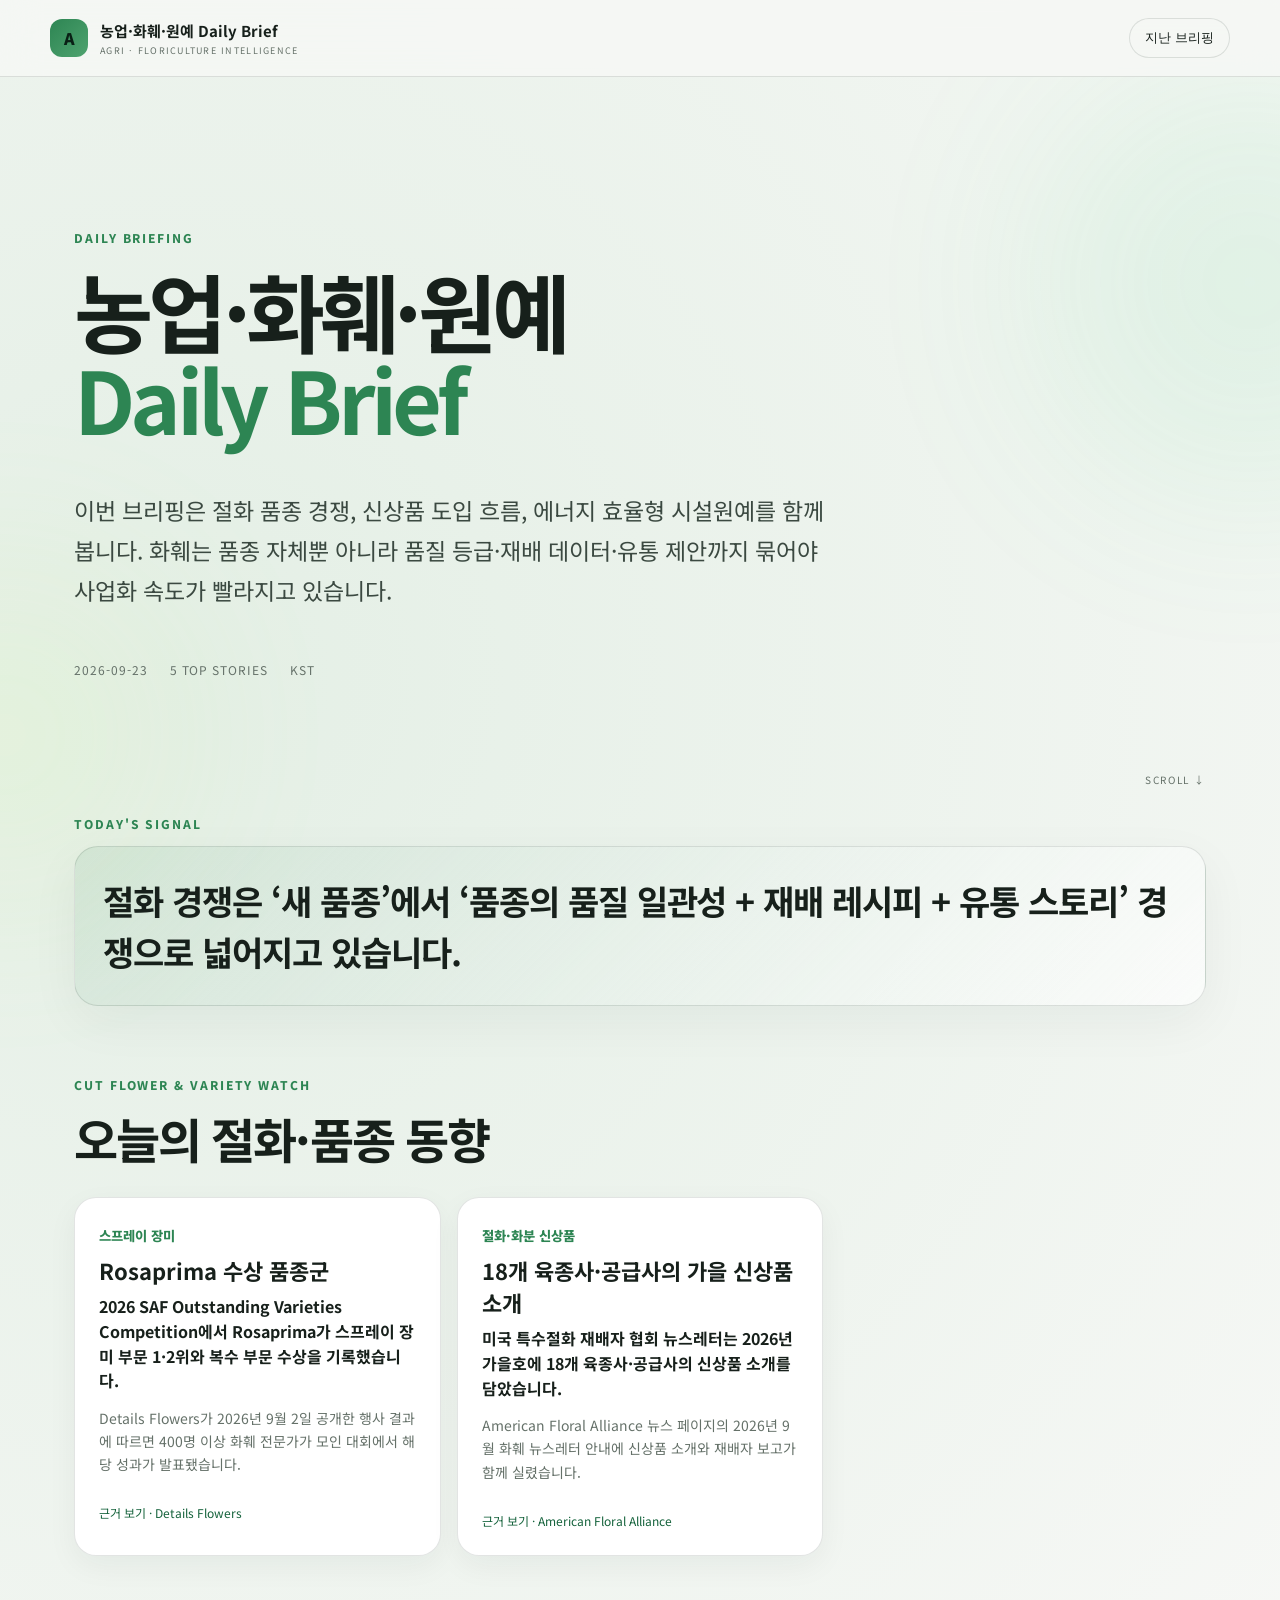
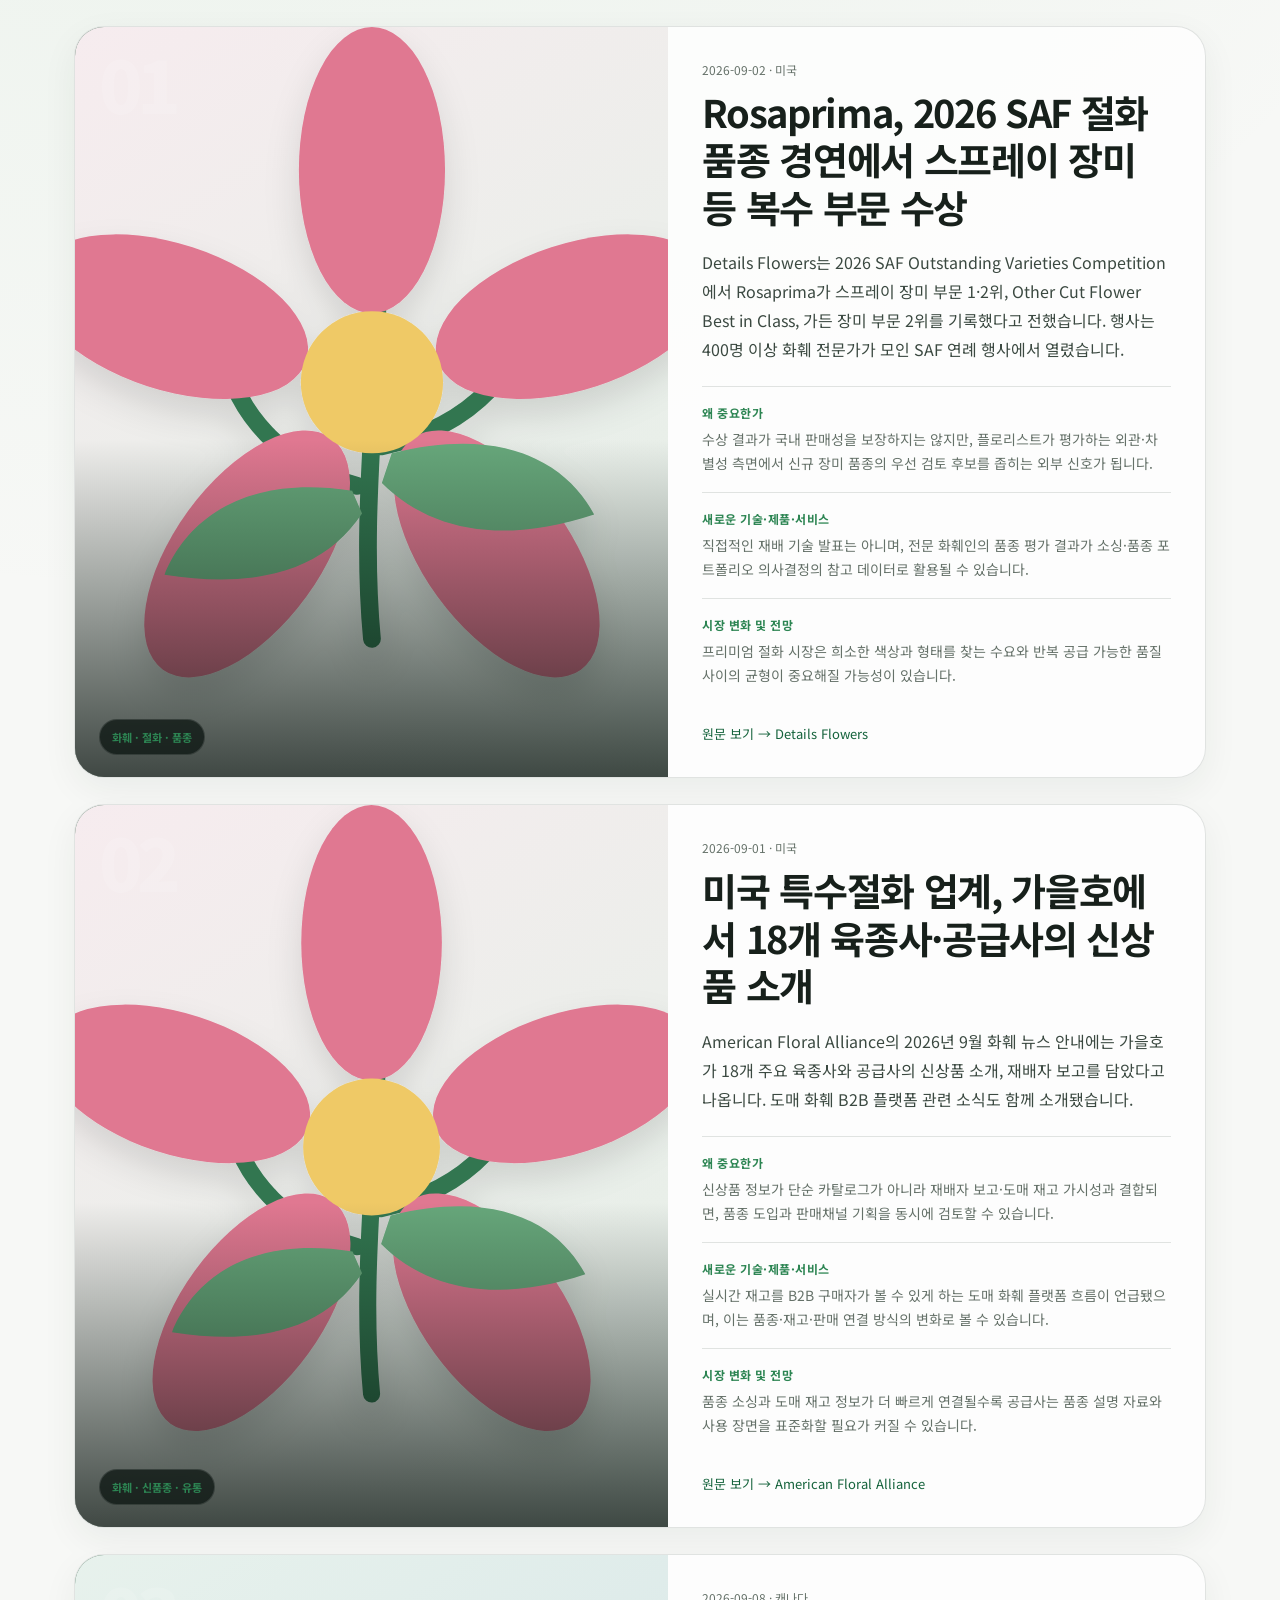
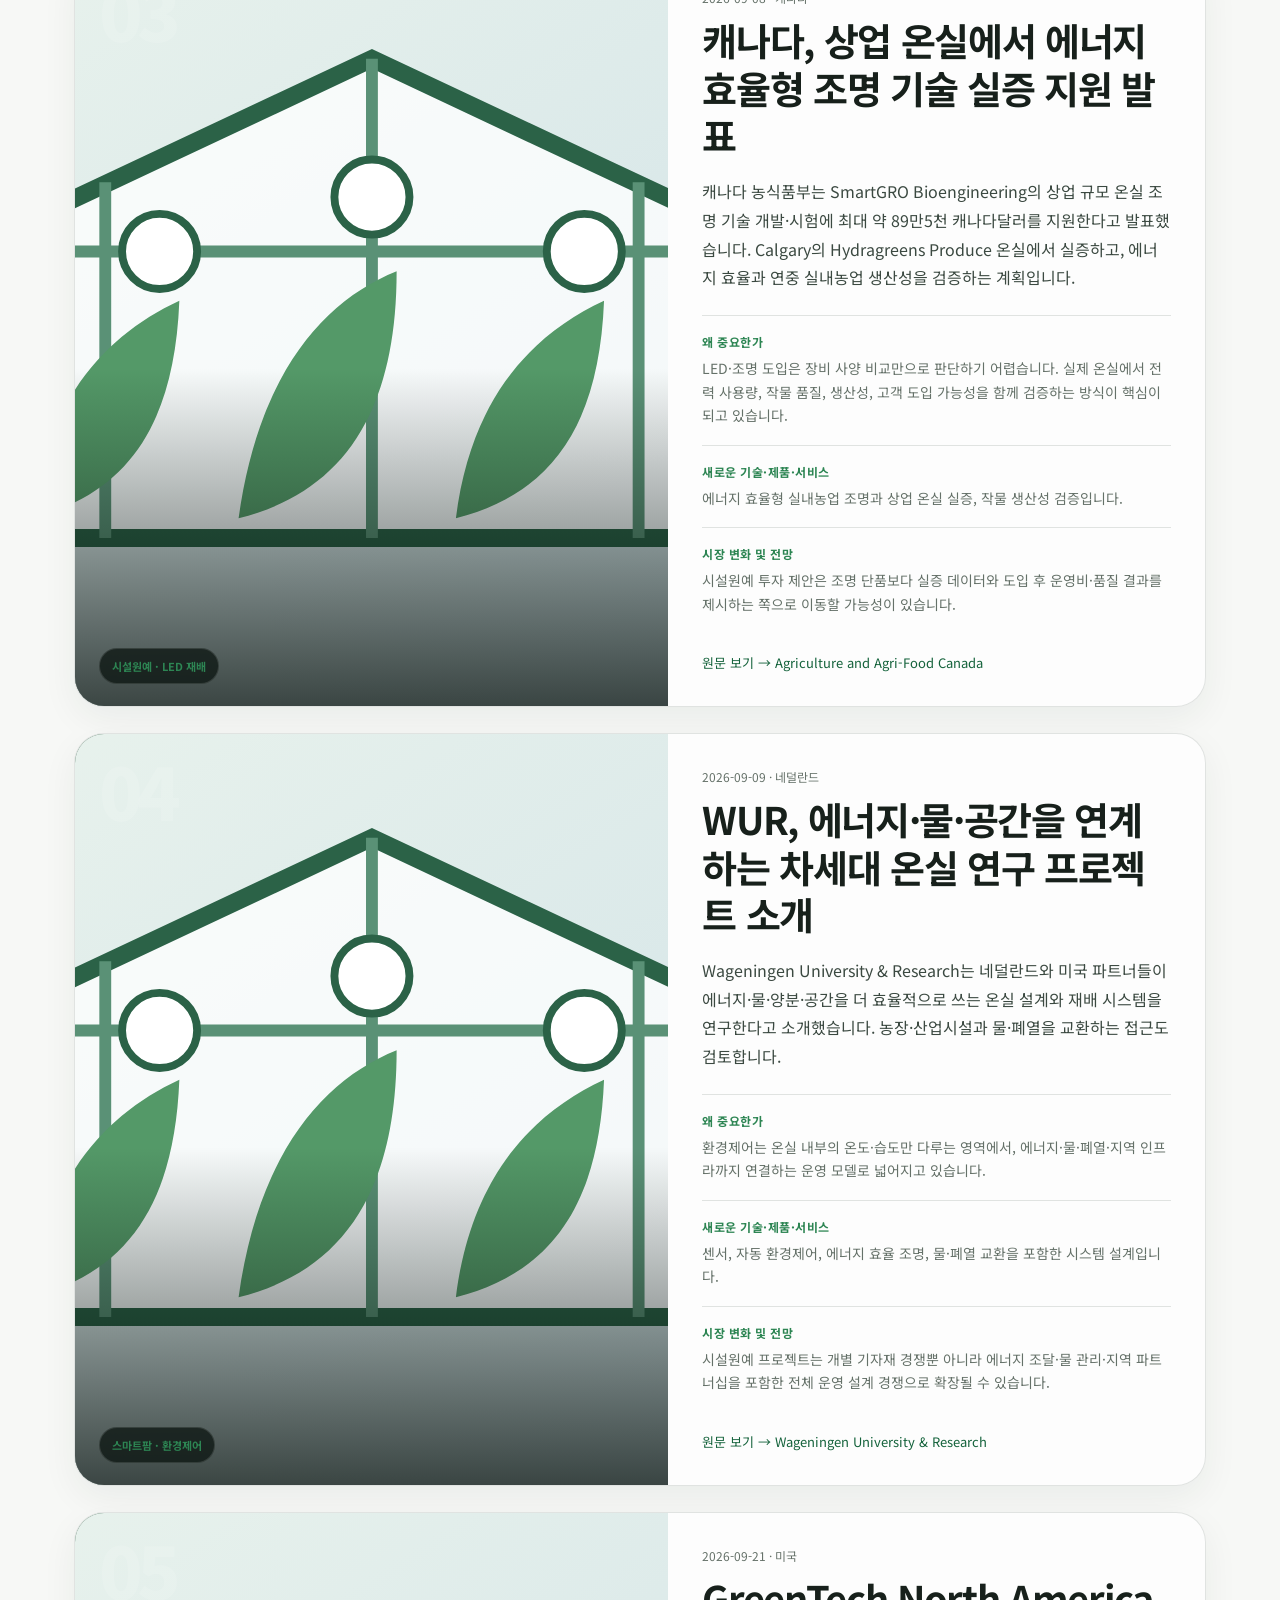
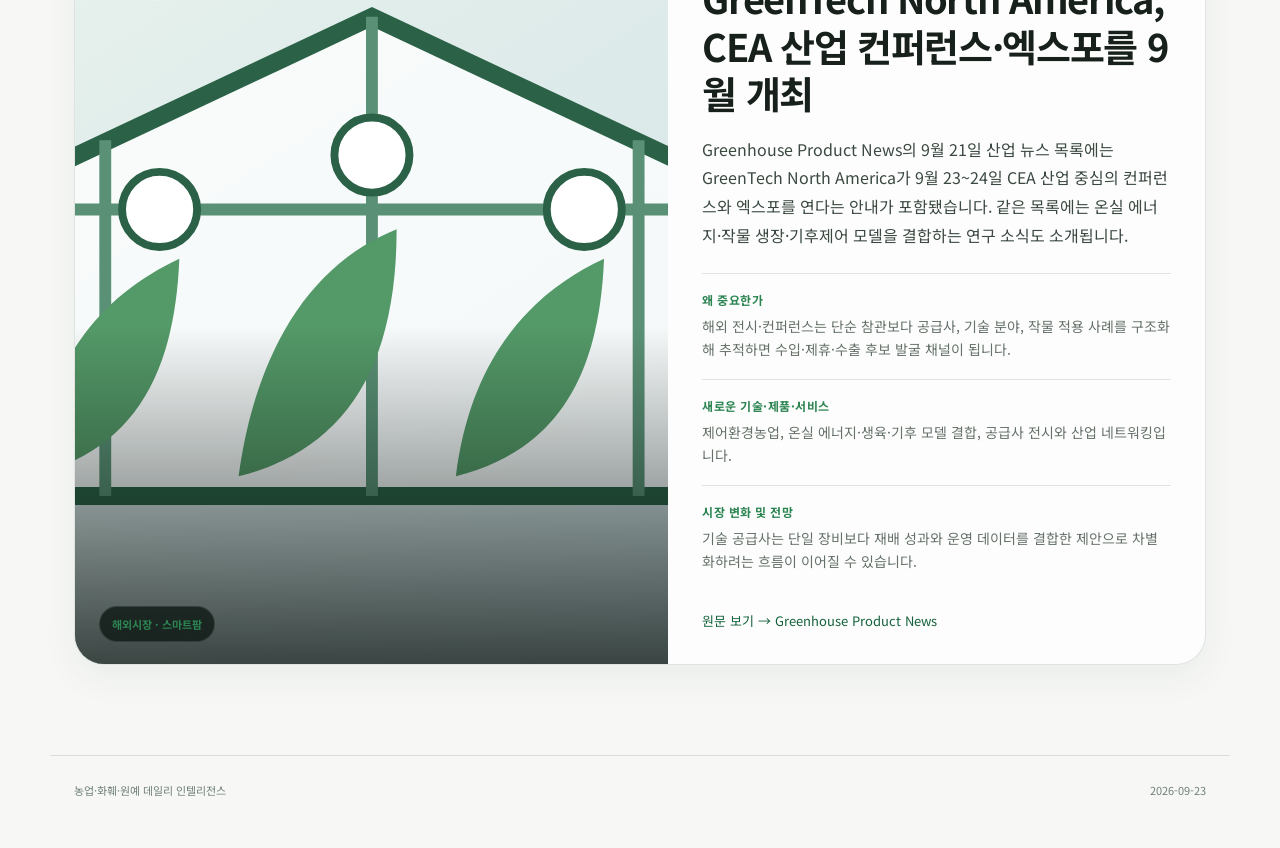
<file: agri-briefing-site/index.html>
<!doctype html>
<html lang="ko">
<head>
  <meta charset="utf-8" />
  <meta name="viewport" content="width=device-width, initial-scale=1" />
  <title>우리화훼종묘 데일리 브리핑</title>
  <meta name="theme-color" content="#f7f8f6" />
  <link rel="preconnect" href="https://fonts.googleapis.com">
  <link rel="preconnect" href="https://fonts.gstatic.com" crossorigin>
  <link href="https://fonts.googleapis.com/css2?family=Noto+Sans+KR:wght@400;500;600;700;800&display=swap" rel="stylesheet">
  <link rel="stylesheet" href="assets/styles.css" />
</head>
<body>
  <div class="ambient ambient-a"></div><div class="ambient ambient-b"></div>
  <header class="topbar">
    <a class="brand" href="./"><span class="brand-mark">A</span><div><strong>농업·화훼·원예 Daily Brief</strong><small>AGRI · FLORICULTURE INTELLIGENCE</small></div></a>
    <button id="archiveBtn" class="ghost-btn">지난 브리핑</button>
  </header>

  <main>
    <section class="hero reveal">
      <div class="hero-kicker">DAILY BRIEFING</div>
      <h1 id="briefingTitle">농업·화훼·원예<br><span>Daily Brief</span></h1>
      <p id="briefingSummary" class="hero-summary"></p>
      <div class="hero-meta"><span id="briefingDate"></span><span>5 TOP STORIES</span><span>KST</span></div>
      <div class="scroll-cue">SCROLL <span>↓</span></div>
    </section>

    <section class="pulse reveal">
      <div class="pulse-label">TODAY'S SIGNAL</div>
      <div id="signal" class="pulse-text"></div>
    </section>

    <section id="flowerWatchSection" class="flower-watch reveal" hidden>
      <div class="eyebrow">CUT FLOWER &amp; VARIETY WATCH</div>
      <h2>오늘의 절화·품종 동향</h2>
      <div id="flowerWatch" class="flower-watch-grid"></div>
    </section>

    <section id="stories" class="stories"></section>

  </main>

  <aside id="archive" class="archive-drawer" aria-hidden="true">
    <div class="archive-head"><div><small>ARCHIVE</small><h3>지난 브리핑</h3></div><button id="closeArchive">×</button></div>
    <div id="archiveList" class="archive-list"></div>
  </aside>
  <div id="overlay" class="overlay"></div>

  <footer><span>농업·화훼·원예 데일리 인텔리전스</span><span id="footerDate"></span></footer>
  <script src="assets/app.js?v=20260923-2"></script>
</body>
</html>
</file>
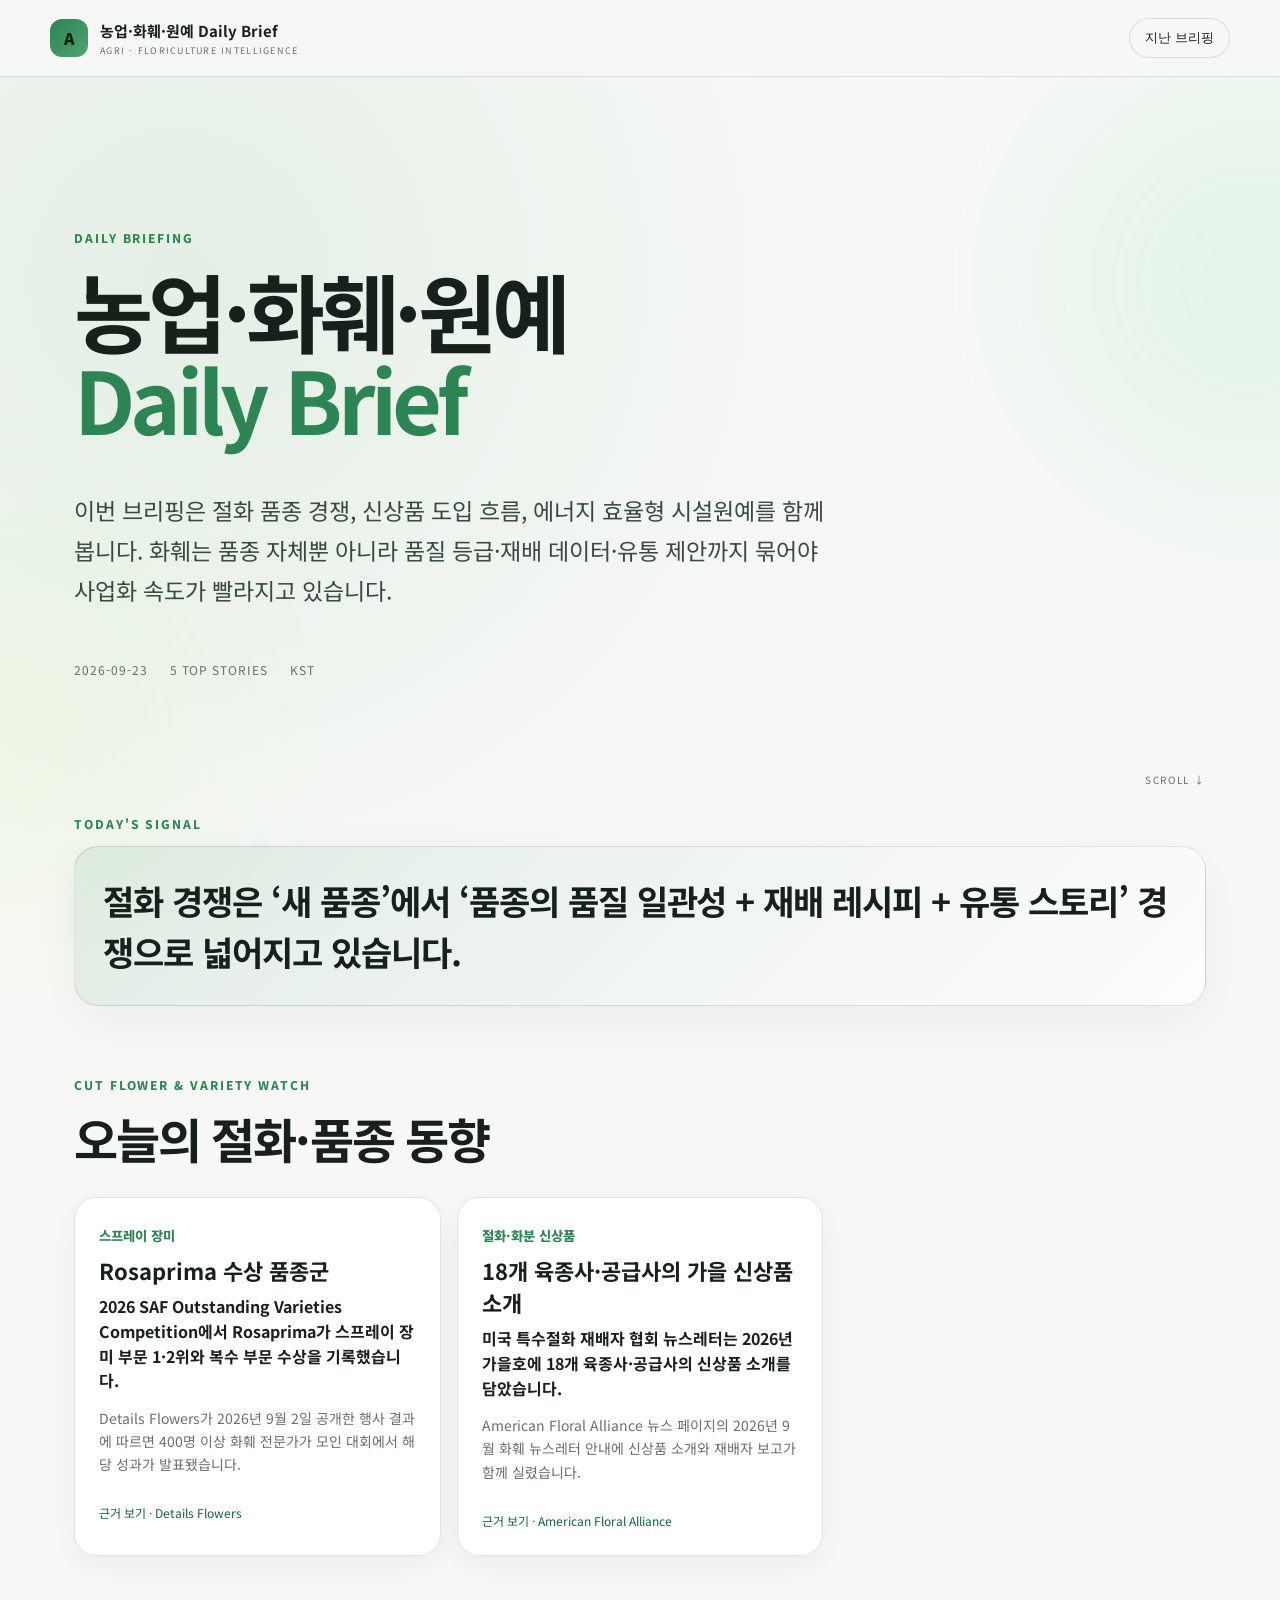
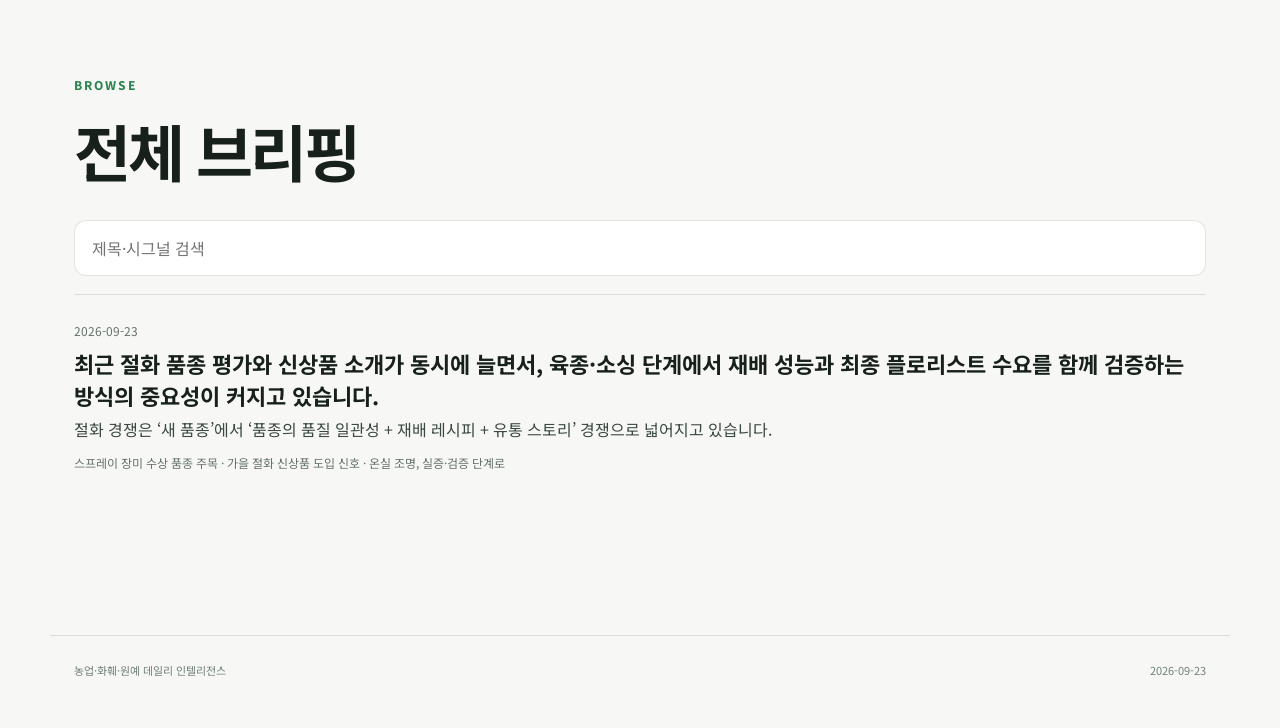
<file: agri-briefing-site/archive/index.html>
<!doctype html>
<html lang="ko">
<head>
  <meta charset="utf-8" />
  <meta name="viewport" content="width=device-width, initial-scale=1" />
  <title>우리화훼종묘 데일리 브리핑</title>
  <meta name="theme-color" content="#f7f8f6" />
  <link rel="preconnect" href="https://fonts.googleapis.com">
  <link rel="preconnect" href="https://fonts.gstatic.com" crossorigin>
  <link href="https://fonts.googleapis.com/css2?family=Noto+Sans+KR:wght@400;500;600;700;800&display=swap" rel="stylesheet">
  <link rel="stylesheet" href="../assets/styles.css" />
</head>
<body data-briefing-path="../data/latest.json">
  <div class="ambient ambient-a"></div><div class="ambient ambient-b"></div>
  <header class="topbar">
    <a class="brand" href="./"><span class="brand-mark">A</span><div><strong>농업·화훼·원예 Daily Brief</strong><small>AGRI · FLORICULTURE INTELLIGENCE</small></div></a>
    <button id="archiveBtn" class="ghost-btn">지난 브리핑</button>
  </header>

  <main data-archive-page="true">
    <section class="hero reveal">
      <div class="hero-kicker">DAILY BRIEFING</div>
      <h1 id="briefingTitle">농업·화훼·원예<br><span>Daily Brief</span></h1>
      <p id="briefingSummary" class="hero-summary"></p>
      <div class="hero-meta"><span id="briefingDate"></span><span>5 TOP STORIES</span><span>KST</span></div>
      <div class="scroll-cue">SCROLL <span>↓</span></div>
    </section>

    <section class="pulse reveal">
      <div class="pulse-label">TODAY'S SIGNAL</div>
      <div id="signal" class="pulse-text"></div>
    </section>

    <section id="flowerWatchSection" class="flower-watch reveal" hidden>
      <div class="eyebrow">CUT FLOWER &amp; VARIETY WATCH</div>
      <h2>오늘의 절화·품종 동향</h2>
      <div id="flowerWatch" class="flower-watch-grid"></div>
    </section>

    <section id="stories" class="stories"></section>

  </main>

  <aside id="archive" class="archive-drawer" aria-hidden="true">
    <div class="archive-head"><div><small>ARCHIVE</small><h3>지난 브리핑</h3></div><button id="closeArchive">×</button></div>
    <div id="archiveList" class="archive-list"></div>
  </aside>
  <div id="overlay" class="overlay"></div>

  <footer><span>농업·화훼·원예 데일리 인텔리전스</span><span id="footerDate"></span></footer>
  <script src="../assets/app.js?v=20260923-2"></script>
</body>
</html>
</file>
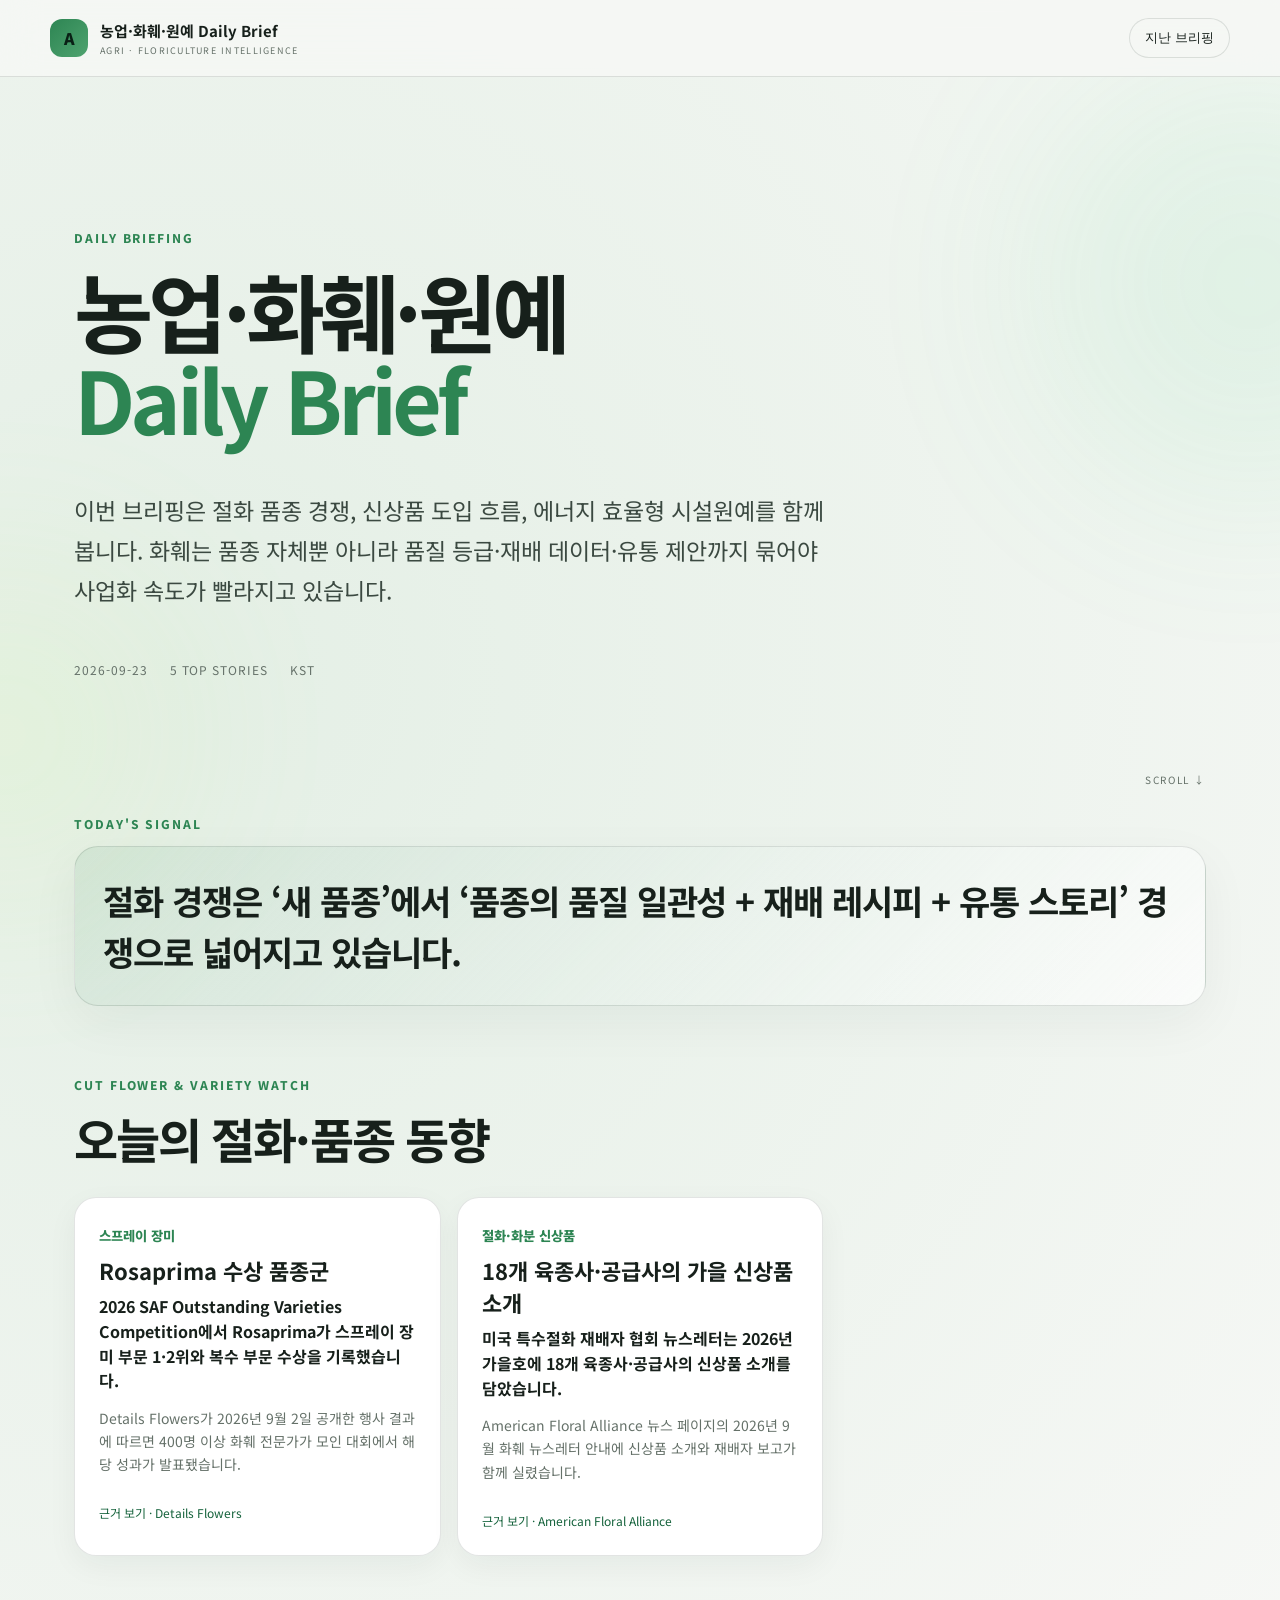
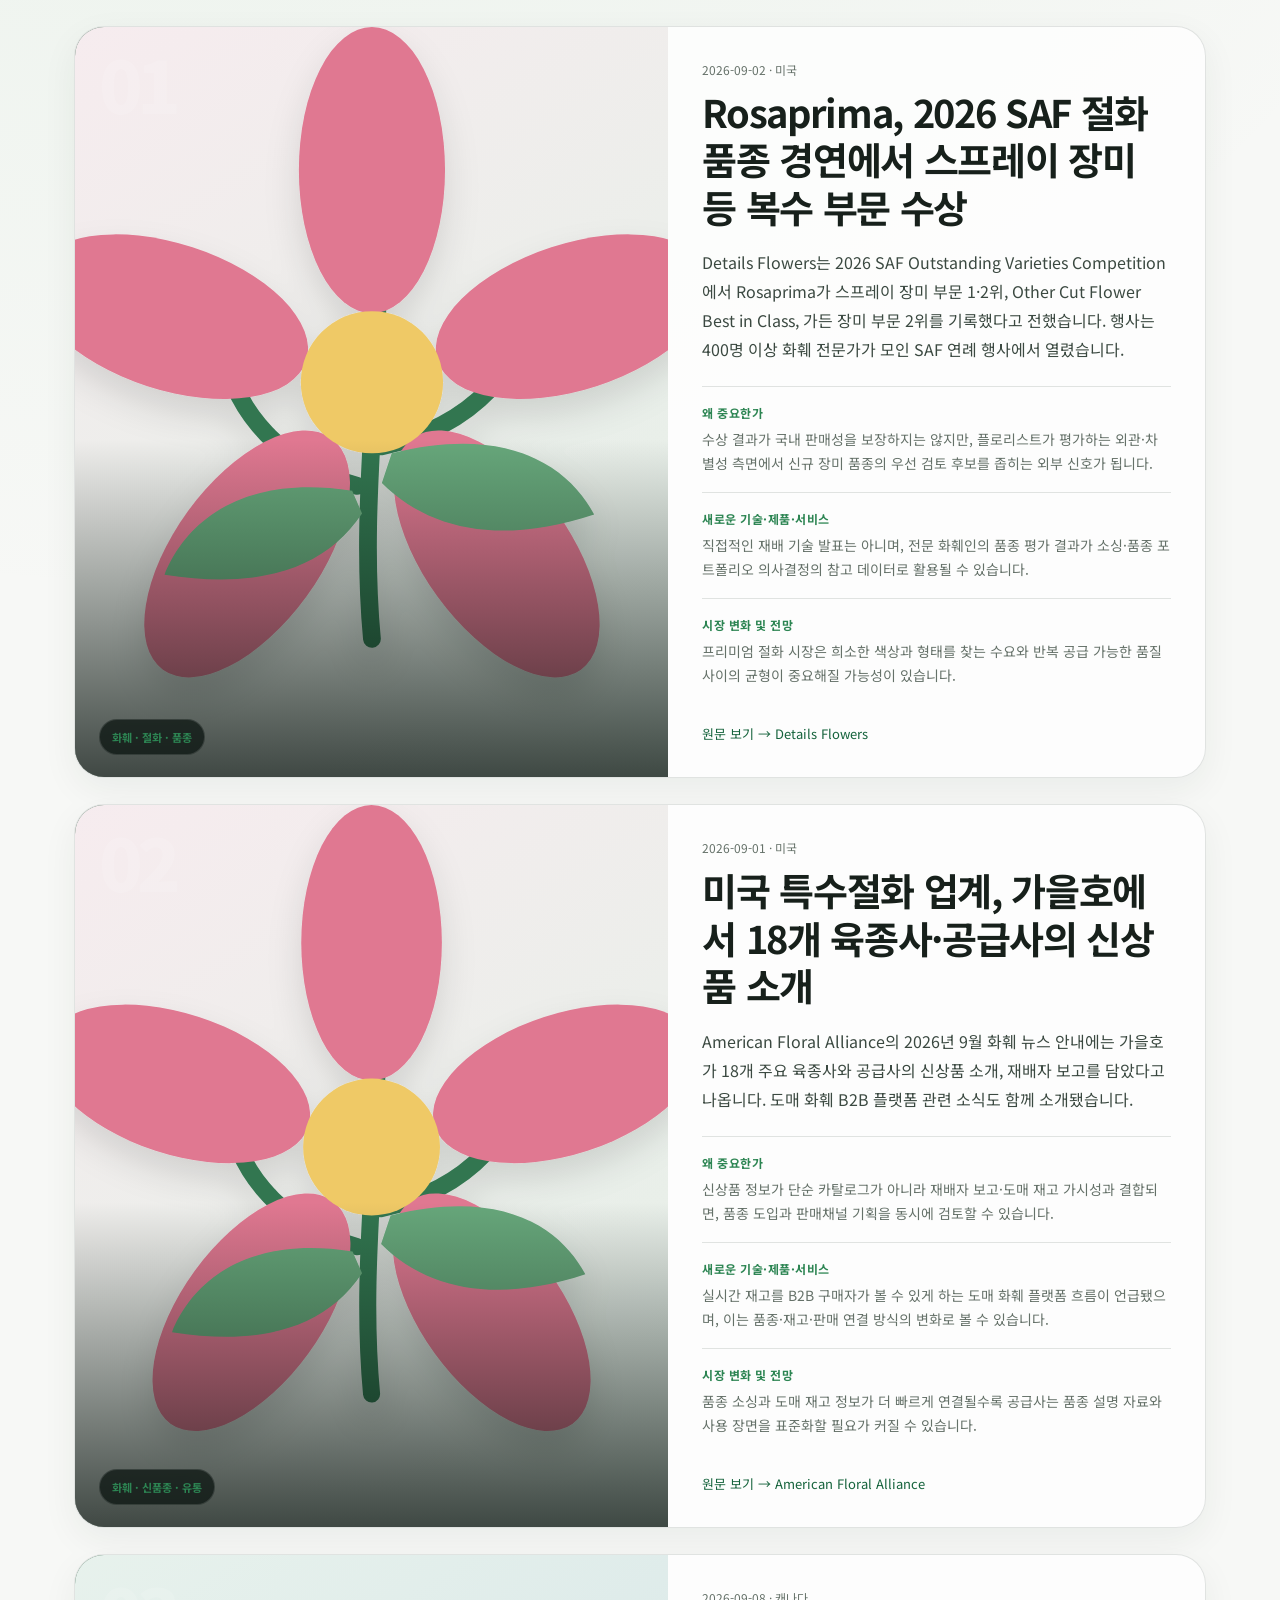
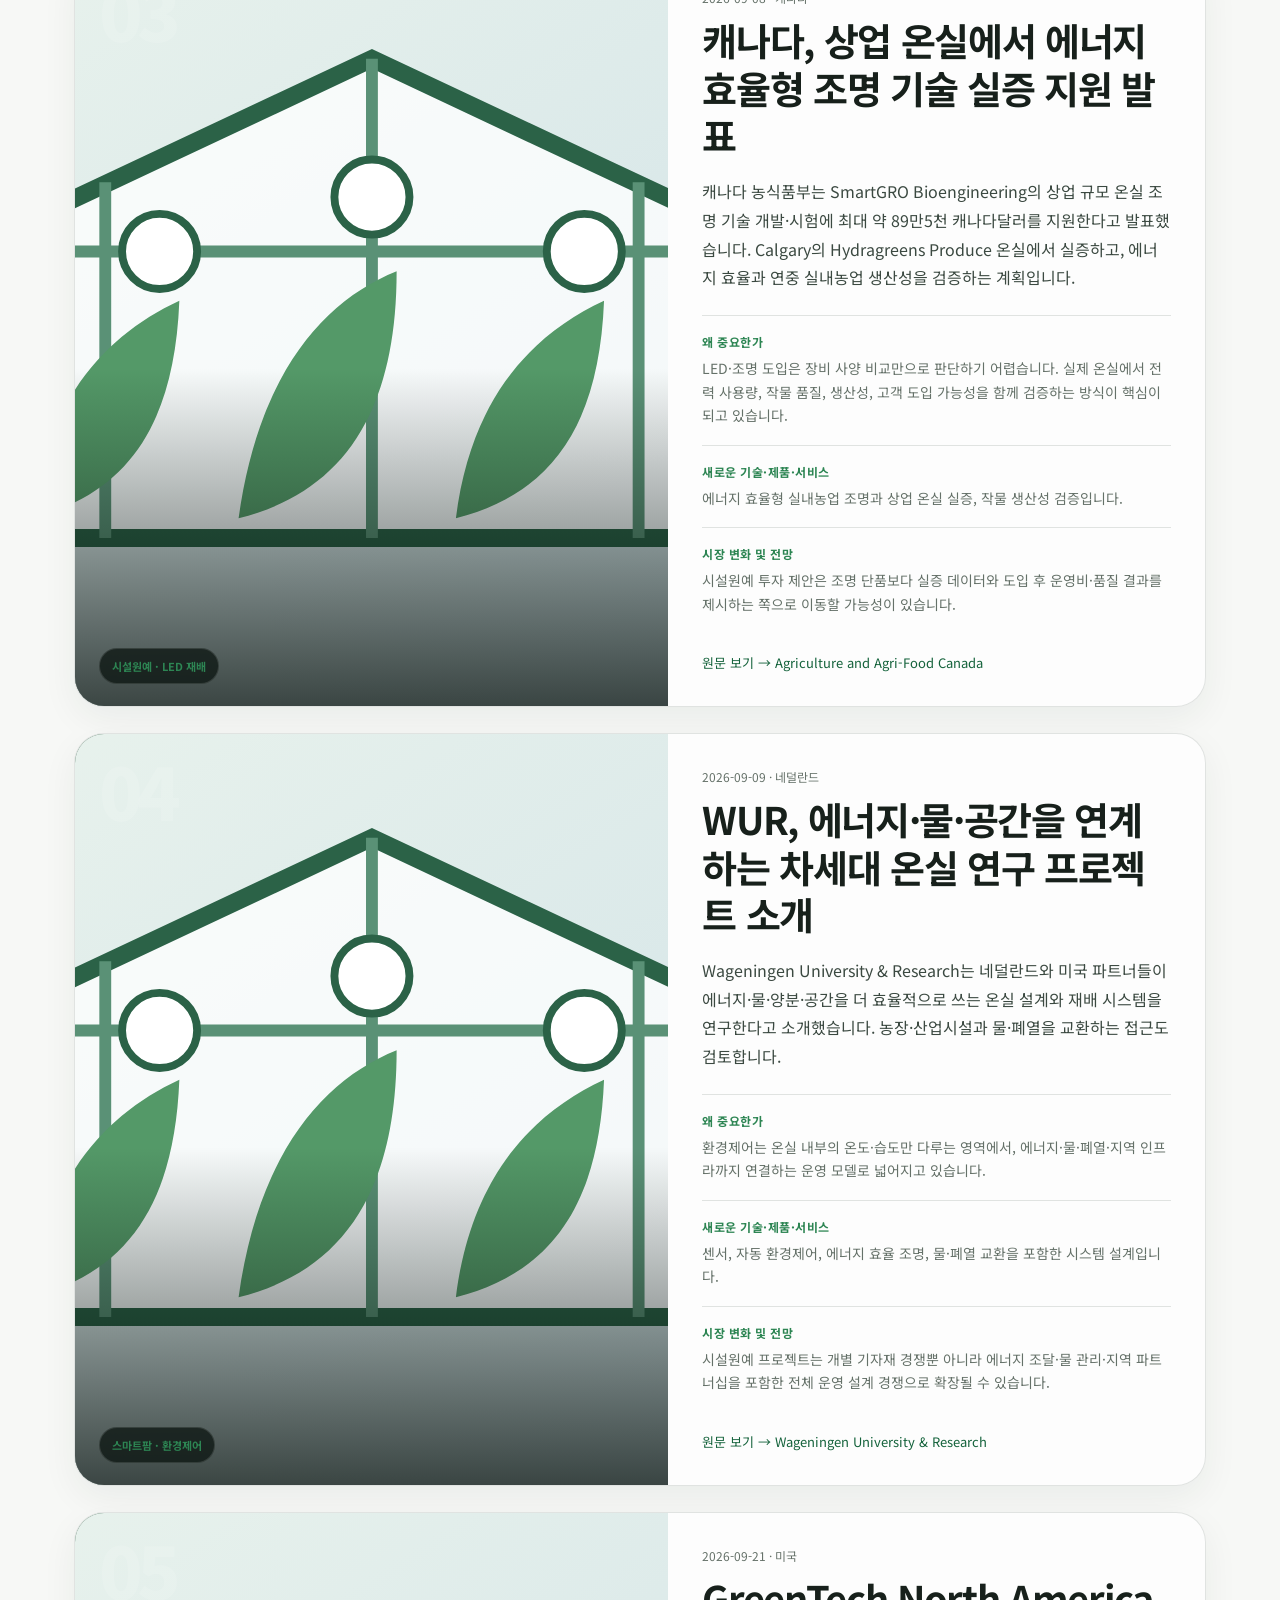
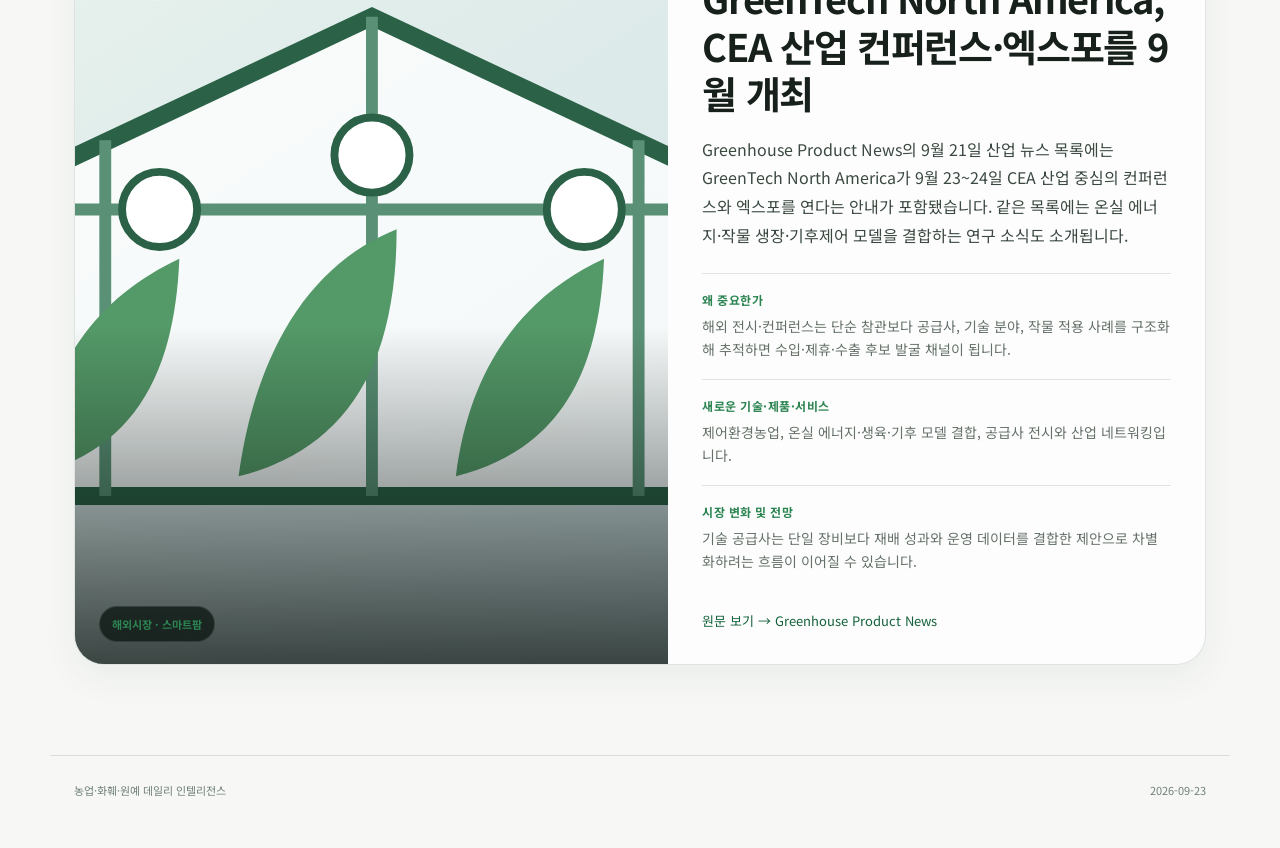
<file: agri-briefing-site/industry/index.html>
<!doctype html>
<html lang="ko">
<head>
  <meta charset="utf-8" />
  <meta name="viewport" content="width=device-width, initial-scale=1" />
  <title>우리화훼종묘 데일리 브리핑</title>
  <meta name="theme-color" content="#f7f8f6" />
  <link rel="preconnect" href="https://fonts.googleapis.com">
  <link rel="preconnect" href="https://fonts.gstatic.com" crossorigin>
  <link href="https://fonts.googleapis.com/css2?family=Noto+Sans+KR:wght@400;500;600;700;800&display=swap" rel="stylesheet">
  <link rel="stylesheet" href="../assets/styles.css" />
</head>
<body data-briefing-path="../data/latest.json">
  <div class="ambient ambient-a"></div><div class="ambient ambient-b"></div>
  <header class="topbar">
    <a class="brand" href="./"><span class="brand-mark">A</span><div><strong>농업·화훼·원예 Daily Brief</strong><small>AGRI · FLORICULTURE INTELLIGENCE</small></div></a>
    <button id="archiveBtn" class="ghost-btn">지난 브리핑</button>
  </header>

  <main>
    <section class="hero reveal">
      <div class="hero-kicker">DAILY BRIEFING</div>
      <h1 id="briefingTitle">농업·화훼·원예<br><span>Daily Brief</span></h1>
      <p id="briefingSummary" class="hero-summary"></p>
      <div class="hero-meta"><span id="briefingDate"></span><span>5 TOP STORIES</span><span>KST</span></div>
      <div class="scroll-cue">SCROLL <span>↓</span></div>
    </section>

    <section class="pulse reveal">
      <div class="pulse-label">TODAY'S SIGNAL</div>
      <div id="signal" class="pulse-text"></div>
    </section>

    <section id="flowerWatchSection" class="flower-watch reveal" hidden>
      <div class="eyebrow">CUT FLOWER &amp; VARIETY WATCH</div>
      <h2>오늘의 절화·품종 동향</h2>
      <div id="flowerWatch" class="flower-watch-grid"></div>
    </section>

    <section id="stories" class="stories"></section>

  </main>

  <aside id="archive" class="archive-drawer" aria-hidden="true">
    <div class="archive-head"><div><small>ARCHIVE</small><h3>지난 브리핑</h3></div><button id="closeArchive">×</button></div>
    <div id="archiveList" class="archive-list"></div>
  </aside>
  <div id="overlay" class="overlay"></div>

  <footer><span>농업·화훼·원예 데일리 인텔리전스</span><span id="footerDate"></span></footer>
  <script src="../assets/app.js?v=20260923-2"></script>
</body>
</html>
</file>
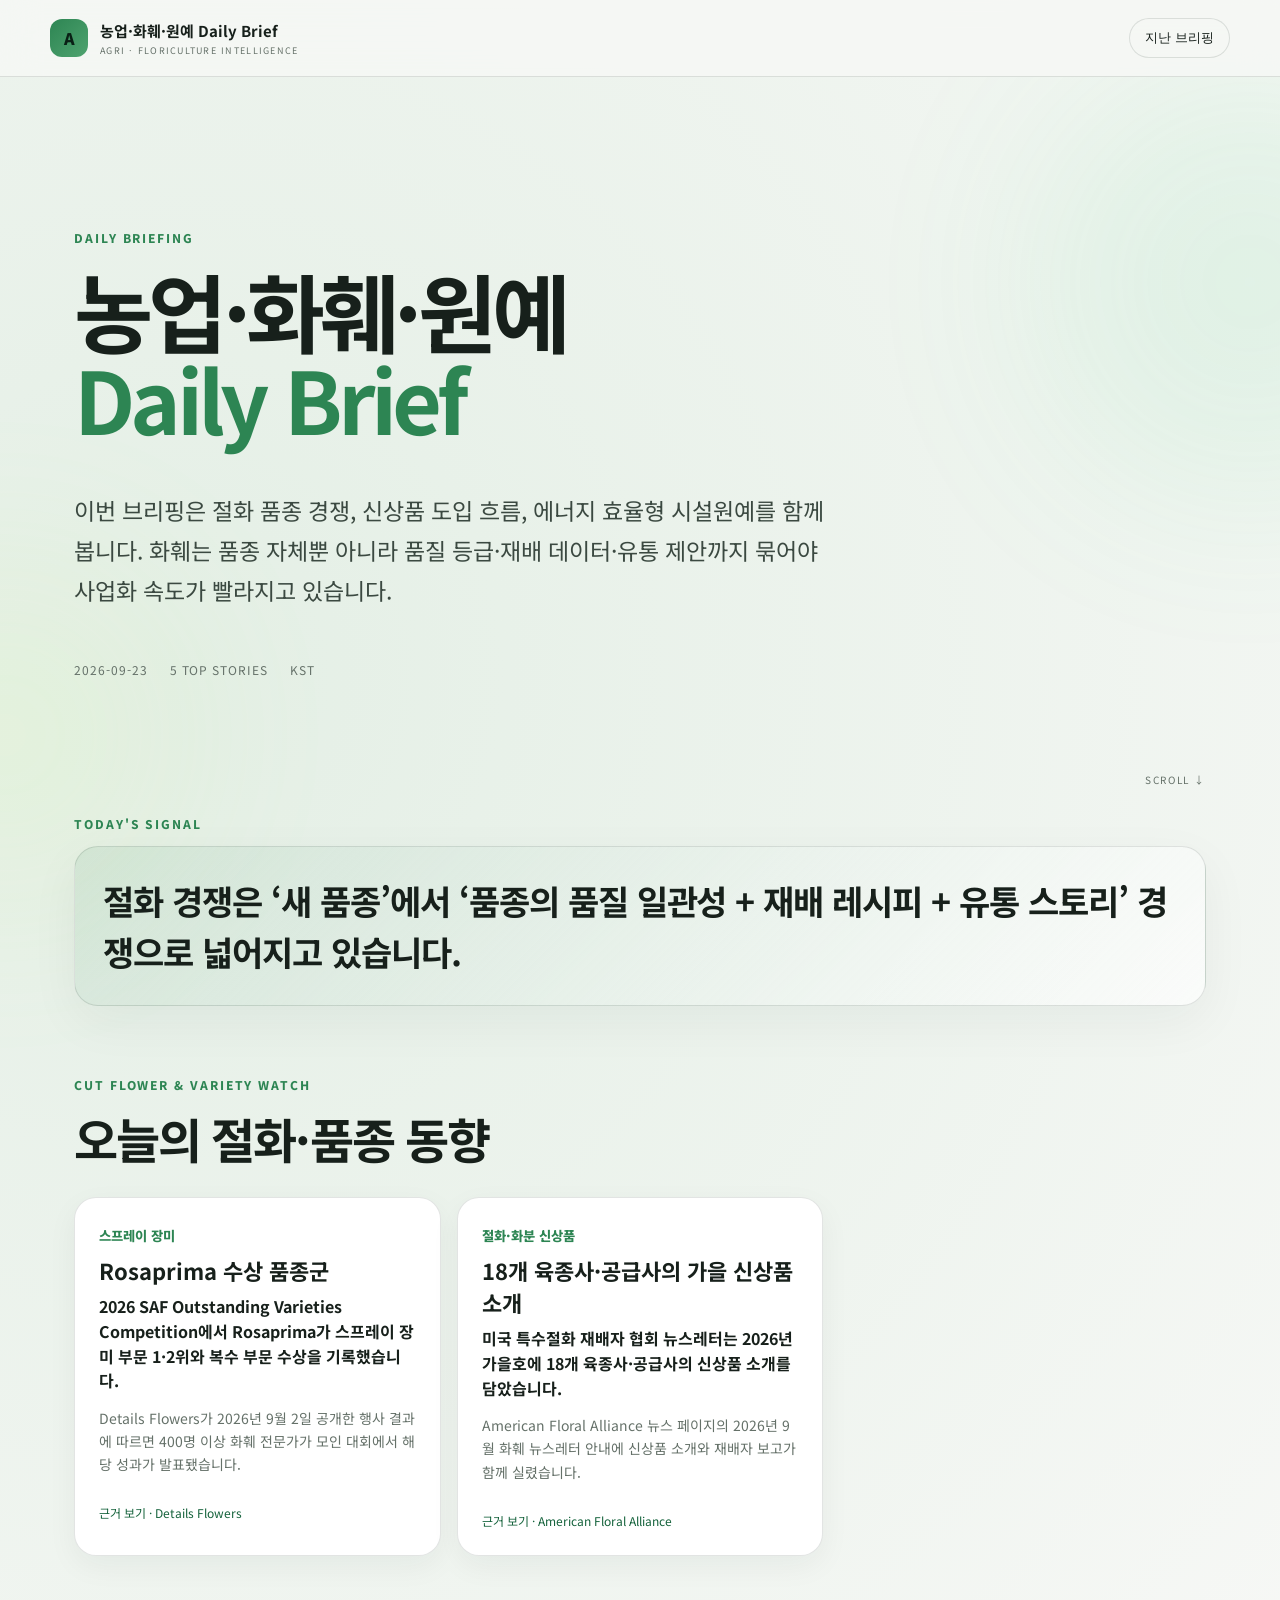
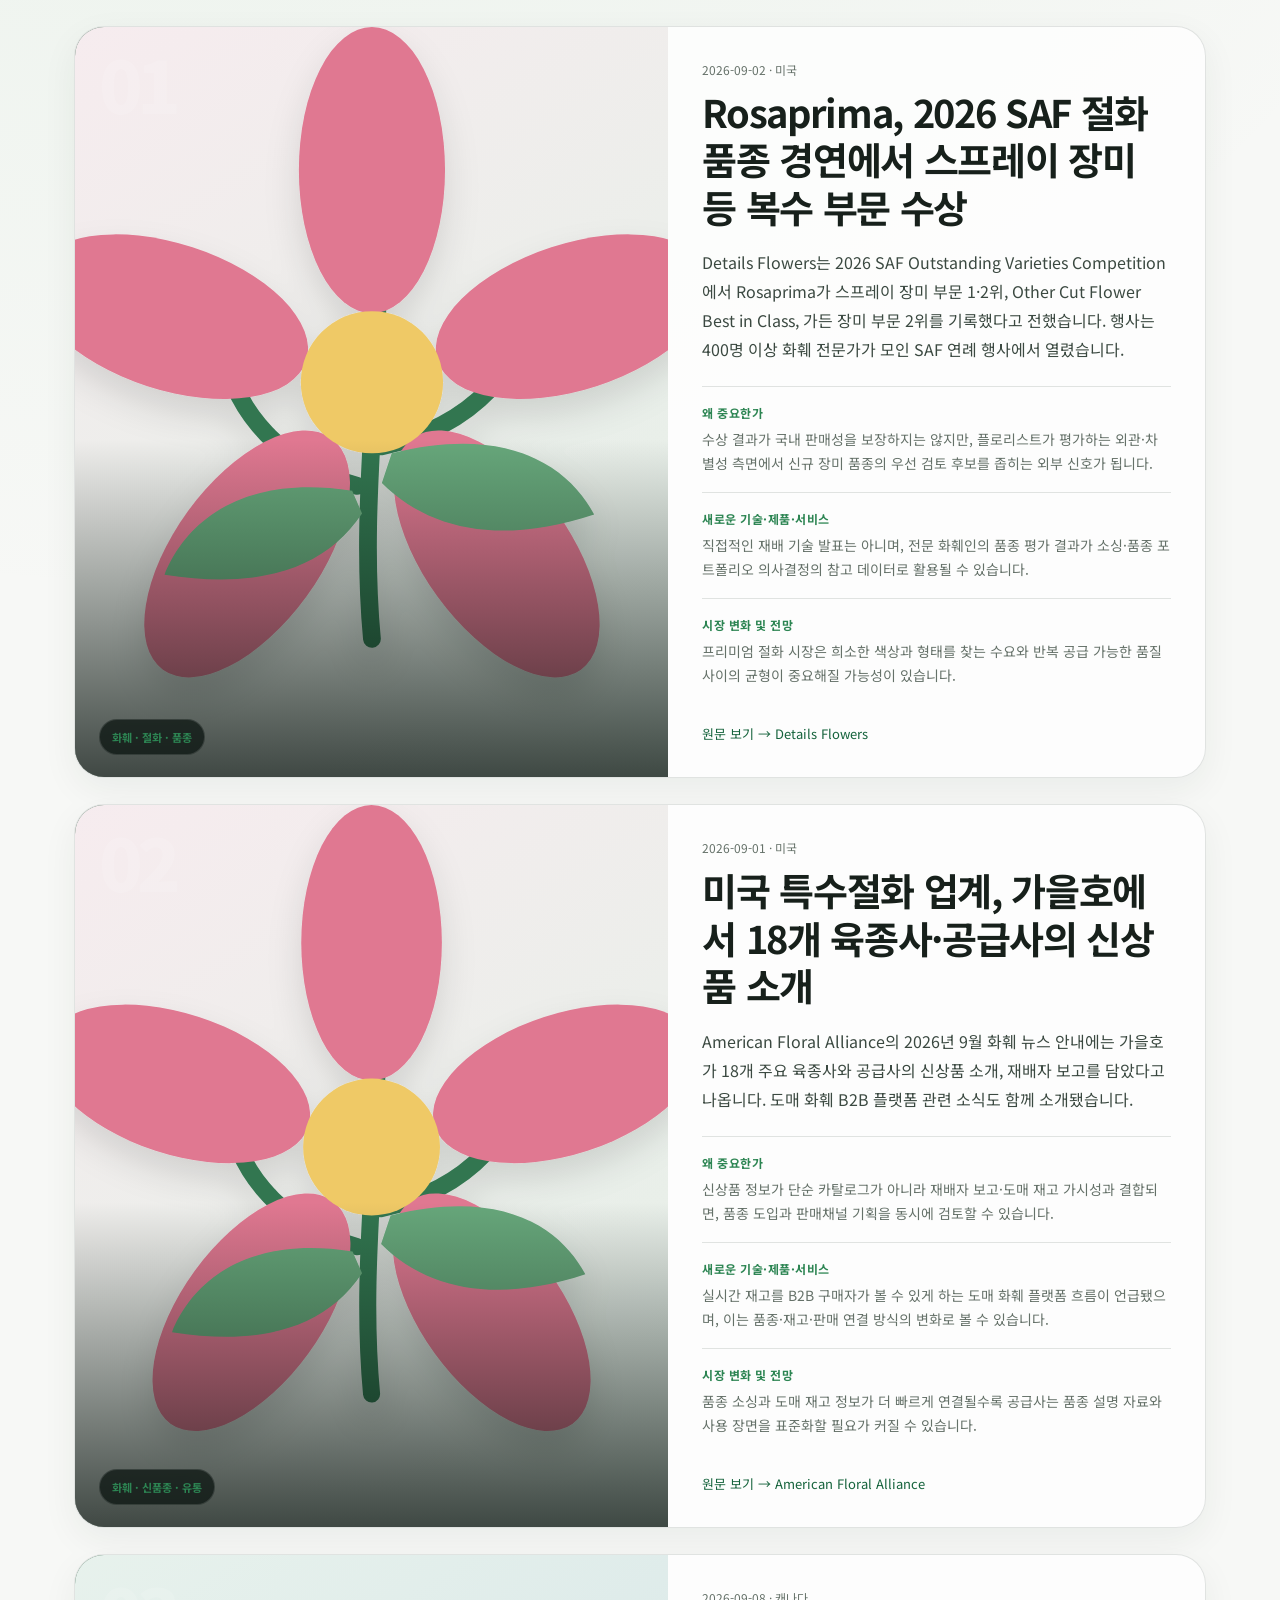
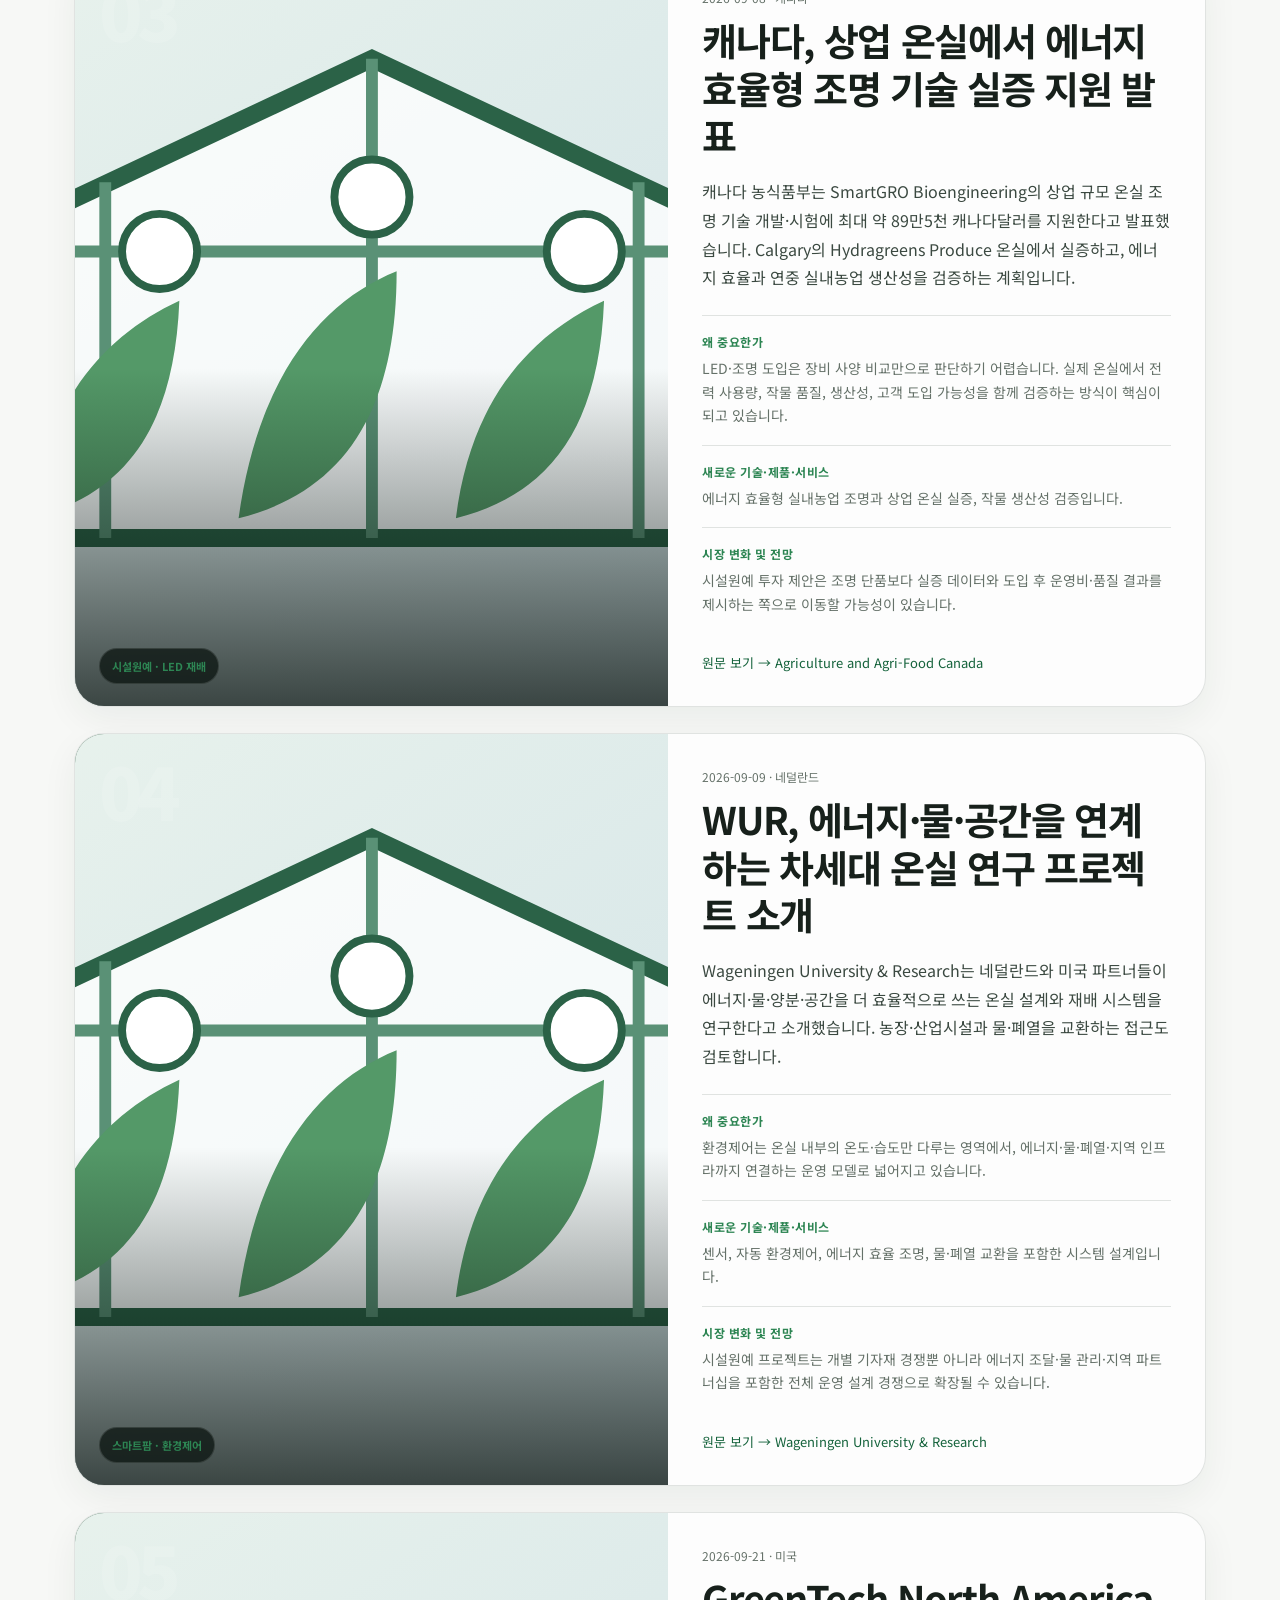
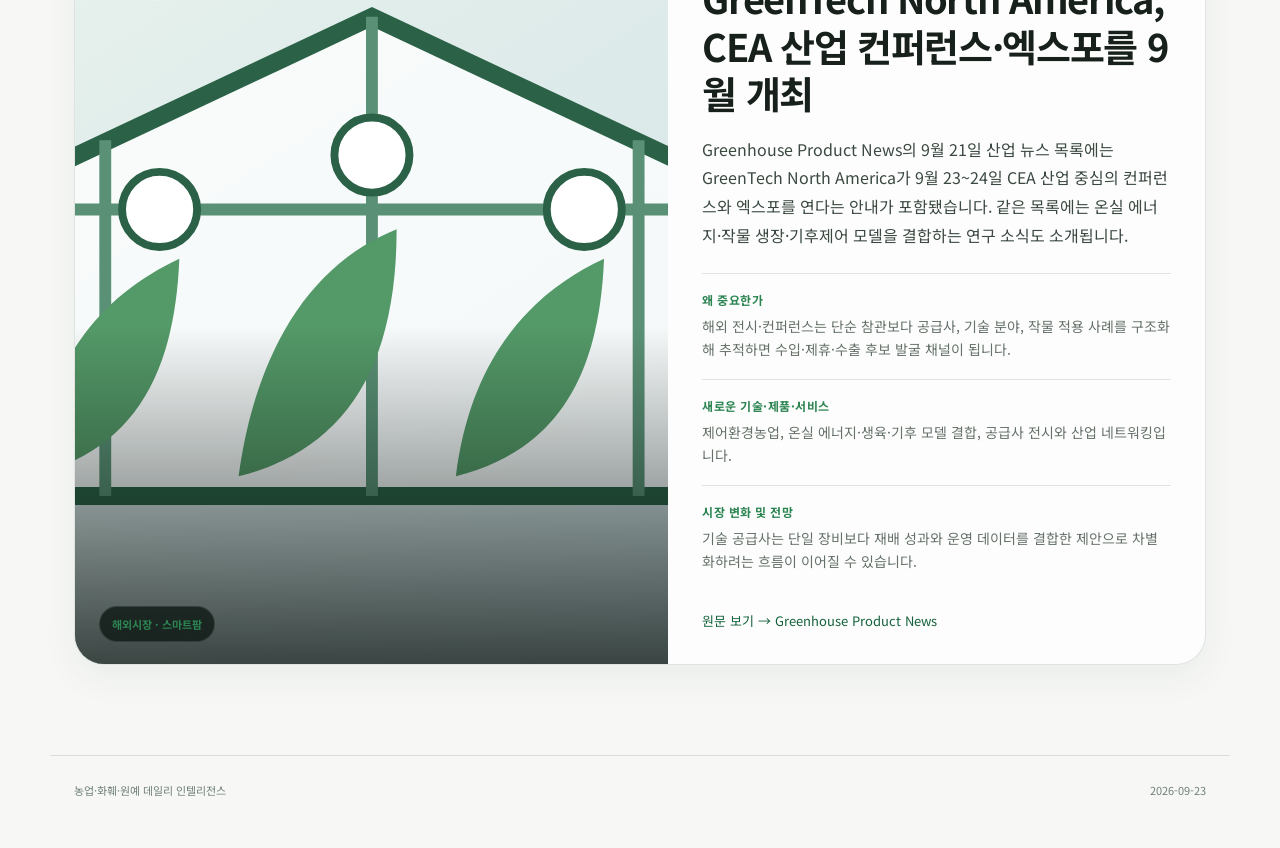
<file: agri-briefing-site/briefing/2026-09-23/index.html>
<!doctype html>
<html lang="ko">
<head>
  <meta charset="utf-8" />
  <meta name="viewport" content="width=device-width, initial-scale=1" />
  <title>우리화훼종묘 데일리 브리핑</title>
  <meta name="theme-color" content="#f7f8f6" />
  <link rel="preconnect" href="https://fonts.googleapis.com">
  <link rel="preconnect" href="https://fonts.gstatic.com" crossorigin>
  <link href="https://fonts.googleapis.com/css2?family=Noto+Sans+KR:wght@400;500;600;700;800&display=swap" rel="stylesheet">
  <link rel="stylesheet" href="../../assets/styles.css" />
</head>
<body data-briefing-path="../../data/2026-09-23.json">
  <div class="ambient ambient-a"></div><div class="ambient ambient-b"></div>
  <header class="topbar">
    <a class="brand" href="./"><span class="brand-mark">A</span><div><strong>농업·화훼·원예 Daily Brief</strong><small>AGRI · FLORICULTURE INTELLIGENCE</small></div></a>
    <button id="archiveBtn" class="ghost-btn">지난 브리핑</button>
  </header>

  <main>
    <section class="hero reveal">
      <div class="hero-kicker">DAILY BRIEFING</div>
      <h1 id="briefingTitle">농업·화훼·원예<br><span>Daily Brief</span></h1>
      <p id="briefingSummary" class="hero-summary"></p>
      <div class="hero-meta"><span id="briefingDate"></span><span>5 TOP STORIES</span><span>KST</span></div>
      <div class="scroll-cue">SCROLL <span>↓</span></div>
    </section>

    <section class="pulse reveal">
      <div class="pulse-label">TODAY'S SIGNAL</div>
      <div id="signal" class="pulse-text"></div>
    </section>

    <section id="flowerWatchSection" class="flower-watch reveal" hidden>
      <div class="eyebrow">CUT FLOWER &amp; VARIETY WATCH</div>
      <h2>오늘의 절화·품종 동향</h2>
      <div id="flowerWatch" class="flower-watch-grid"></div>
    </section>

    <section id="stories" class="stories"></section>

  </main>

  <aside id="archive" class="archive-drawer" aria-hidden="true">
    <div class="archive-head"><div><small>ARCHIVE</small><h3>지난 브리핑</h3></div><button id="closeArchive">×</button></div>
    <div id="archiveList" class="archive-list"></div>
  </aside>
  <div id="overlay" class="overlay"></div>

  <footer><span>농업·화훼·원예 데일리 인텔리전스</span><span id="footerDate"></span></footer>
  <script src="../../assets/app.js?v=20260923-2"></script>
</body>
</html>
</file>
<file: agri-briefing-site/assets/styles.css>
:root{--bg:#07110d;--panel:#0e1d16;--panel2:#12271d;--line:rgba(255,255,255,.09);--text:#f3f7f2;--muted:#a8b8ae;--lime:#b8ff77;--mint:#7fe0ad;--gold:#ffd479;--max:1180px}
*{box-sizing:border-box}html{scroll-behavior:smooth}body{margin:0;background:radial-gradient(circle at 15% 15%,rgba(39,111,75,.25),transparent 30%),var(--bg);color:var(--text);font-family:'Noto Sans KR',system-ui,sans-serif;overflow-x:hidden}.ambient{position:fixed;border-radius:50%;filter:blur(100px);opacity:.18;pointer-events:none;z-index:-1}.ambient-a{width:420px;height:420px;background:#45d17b;top:8%;right:-180px}.ambient-b{width:330px;height:330px;background:#c6ff76;bottom:0;left:-160px}.topbar{position:sticky;top:0;z-index:20;display:flex;align-items:center;justify-content:space-between;padding:18px max(22px,calc((100vw - var(--max))/2));background:rgba(7,17,13,.72);backdrop-filter:blur(18px);border-bottom:1px solid var(--line)}.brand{display:flex;gap:12px;align-items:center}.brand-mark{display:grid;place-items:center;width:38px;height:38px;border-radius:12px;background:linear-gradient(135deg,var(--lime),var(--mint));color:#092015;font-weight:900}.brand strong{display:block;font-size:15px}.brand small{display:block;color:var(--muted);font-size:9px;letter-spacing:.14em;margin-top:3px}.ghost-btn{border:1px solid var(--line);background:rgba(255,255,255,.04);color:var(--text);border-radius:999px;padding:10px 15px;cursor:pointer}.hero{max-width:var(--max);margin:auto;min-height:82vh;display:flex;flex-direction:column;justify-content:center;padding:70px 24px 55px;position:relative}.hero-kicker,.eyebrow,.pulse-label{font-size:12px;letter-spacing:.16em;color:var(--lime);font-weight:800}.hero h1{font-size:clamp(42px,7vw,86px);line-height:1.03;margin:20px 0 24px;letter-spacing:-.055em}.hero h1 span{color:var(--lime)}.hero-summary{max-width:760px;font-size:clamp(17px,2vw,23px);line-height:1.75;color:#d5e0d9}.hero-meta{display:flex;gap:22px;flex-wrap:wrap;margin-top:28px;color:var(--muted);font-size:12px;letter-spacing:.08em}.scroll-cue{position:absolute;bottom:28px;right:24px;color:var(--muted);font-size:10px;letter-spacing:.16em}.scroll-cue span{display:inline-block;animation:bob 1.5s infinite}@keyframes bob{50%{transform:translateY(6px)}}.pulse{max-width:var(--max);margin:0 auto 70px;padding:0 24px}.pulse-text{margin-top:14px;padding:28px;border:1px solid var(--line);border-radius:24px;background:linear-gradient(135deg,rgba(184,255,119,.08),rgba(127,224,173,.03));font-size:clamp(20px,3vw,34px);line-height:1.5;font-weight:700;letter-spacing:-.03em}.stories{max-width:var(--max);margin:auto;padding:0 24px 90px;display:grid;gap:26px}.story{position:relative;display:grid;grid-template-columns:1.05fr .95fr;min-height:470px;border:1px solid var(--line);border-radius:30px;overflow:hidden;background:linear-gradient(145deg,rgba(18,39,29,.95),rgba(10,22,16,.96));transform:translateY(24px);opacity:0;transition:.7s ease}.story.show{transform:none;opacity:1}.story-visual{position:relative;min-height:360px;background:radial-gradient(circle at 70% 25%,rgba(184,255,119,.34),transparent 25%),linear-gradient(150deg,#163f2d,#0c1812);overflow:hidden}.story-visual img{width:100%;height:100%;object-fit:cover;display:block;filter:saturate(.9) contrast(1.02)}.story-visual::after{content:'';position:absolute;inset:0;background:linear-gradient(180deg,transparent 55%,rgba(5,14,10,.74))}.story-number{position:absolute;left:24px;top:20px;z-index:2;font-size:72px;line-height:1;color:rgba(255,255,255,.13);font-weight:900;letter-spacing:-.08em}.story-tag{position:absolute;left:24px;bottom:22px;z-index:2;background:rgba(7,17,13,.72);backdrop-filter:blur(12px);padding:9px 12px;border:1px solid rgba(255,255,255,.12);border-radius:999px;font-size:11px;color:var(--lime);font-weight:700}.story-content{padding:34px;display:flex;flex-direction:column}.story-content h2{font-size:clamp(24px,3vw,38px);line-height:1.25;letter-spacing:-.035em;margin:0 0 18px}.story-lead{font-size:16px;line-height:1.8;color:#d3ddd7;margin:0 0 23px}.mini-block{border-top:1px solid var(--line);padding:17px 0}.mini-block b{display:block;color:var(--lime);font-size:12px;margin-bottom:7px;letter-spacing:.04em}.mini-block p{margin:0;color:var(--muted);line-height:1.68;font-size:14px}.source-link{margin-top:auto;padding-top:20px;color:#dfffc4;text-decoration:none;font-size:13px}.source-link:hover{text-decoration:underline}.action-board{max-width:var(--max);margin:0 auto 100px;padding:52px 24px;border-top:1px solid var(--line)}.action-board h2{font-size:clamp(31px,5vw,56px);margin:10px 0 32px;letter-spacing:-.04em}.action-grid{display:grid;grid-template-columns:repeat(3,1fr);gap:16px}.action-card{padding:24px;border-radius:20px;background:var(--panel);border:1px solid var(--line)}.action-card .n{font-size:12px;color:var(--lime);font-weight:800}.action-card h4{font-size:20px;margin:14px 0 8px}.action-card p{color:var(--muted);line-height:1.7;font-size:14px}.archive-drawer{position:fixed;z-index:40;right:0;top:0;height:100vh;width:min(440px,92vw);background:#0b1812;border-left:1px solid var(--line);transform:translateX(100%);transition:.35s ease;padding:28px;overflow:auto}.archive-drawer.open{transform:none}.archive-head{display:flex;justify-content:space-between;align-items:flex-start}.archive-head small{color:var(--lime);font-weight:800;letter-spacing:.15em}.archive-head h3{font-size:30px;margin:6px 0 24px}.archive-head button{border:0;background:none;color:white;font-size:34px;cursor:pointer}.archive-item{display:block;text-decoration:none;color:white;border-top:1px solid var(--line);padding:18px 0}.archive-item span{display:block;color:var(--muted);font-size:12px;margin-top:4px}.overlay{position:fixed;inset:0;z-index:30;background:rgba(0,0,0,.45);opacity:0;pointer-events:none;transition:.3s}.overlay.open{opacity:1;pointer-events:auto}footer{max-width:var(--max);margin:auto;padding:26px 24px 50px;border-top:1px solid var(--line);display:flex;justify-content:space-between;color:#718078;font-size:11px}.reveal{opacity:0;transform:translateY(20px);animation:reveal .8s .08s forwards}@keyframes reveal{to{opacity:1;transform:none}}
@media(max-width:820px){.story{grid-template-columns:1fr}.story-visual{min-height:300px}.story-content{padding:26px}.action-grid{grid-template-columns:1fr}.hero{min-height:76vh}.topbar{padding:14px 18px}.brand small{display:none}.pulse{margin-bottom:42px}}
@media(prefers-reduced-motion:reduce){*{scroll-behavior:auto!important;animation:none!important;transition:none!important}.story,.reveal{opacity:1;transform:none}}
.flower-watch{max-width:var(--max);margin:0 auto 70px;padding:0 24px}.flower-watch h2{font-size:clamp(30px,4vw,48px);letter-spacing:-.04em;margin:10px 0 24px}.flower-watch-grid{display:grid;grid-template-columns:repeat(3,1fr);gap:16px}.flower-watch-card{padding:24px;border-radius:22px;background:#fff;border:1px solid var(--line);box-shadow:0 10px 30px rgba(24,45,31,.05)}.flower-watch-card small{color:var(--lime);font-weight:800}.flower-watch-card h3{font-size:22px;margin:8px 0}.flower-watch-card strong{display:block;line-height:1.55}.flower-watch-card p,.flower-watch-card div{color:var(--muted);font-size:14px;line-height:1.65}.flower-watch-card div{padding-top:12px;border-top:1px solid var(--line)}.flower-watch-card a{display:inline-block;margin-top:14px;color:#14623b;font-size:12px;text-decoration:none}@media(max-width:820px){.flower-watch-grid{grid-template-columns:1fr}}

/* Bright, editorial layer: premium report rather than a traditional farm portal. */
:root{--bg:#f7f8f6;--panel:#fff;--panel2:#f0f4f0;--line:rgba(22,35,28,.12);--text:#17201b;--muted:#657169;--lime:#2d8553;--mint:#4fa36f;--gold:#a47725}.brand{color:var(--text);text-decoration:none}.topbar{background:rgba(247,248,246,.8)}body{background:radial-gradient(circle at 14% 12%,rgba(112,185,128,.14),transparent 30%),var(--bg)}.ambient{opacity:.1}.hero h1 span,.hero-kicker,.eyebrow,.pulse-label,.mini-block b,.action-card .n{color:var(--lime)}.hero-summary,.story-lead{color:#3b4941}.pulse-text{background:linear-gradient(135deg,rgba(45,133,83,.1),rgba(255,255,255,.65));box-shadow:0 16px 50px rgba(24,45,31,.05)}.story{background:rgba(255,255,255,.74);box-shadow:0 12px 36px rgba(24,45,31,.06)}.story-visual{background:radial-gradient(circle at 70% 25%,rgba(93,186,113,.42),transparent 25%),linear-gradient(150deg,#28563a,#14271b)}.story-content h2{color:var(--text)}.source-link{color:#14623b}.action-card{box-shadow:0 8px 25px rgba(24,45,31,.04)}.archive-drawer{background:#fbfcfa}.archive-head button,.archive-item{color:var(--text)}.archive-item span{color:var(--muted)}.overlay{background:rgba(18,28,22,.25)}.story-meta{font-size:12px;color:var(--muted);margin-bottom:10px}.archive-page{padding:50px 0}.archive-page h2{font-size:clamp(36px,5vw,62px);letter-spacing:-.05em;margin:12px 0 25px}.archive-search{width:100%;padding:15px 17px;border:1px solid var(--line);border-radius:12px;background:#fff;font:inherit;margin-bottom:18px}.archive-result{display:block;text-decoration:none;color:var(--text);padding:22px 0;border-top:1px solid var(--line)}.archive-result h3{margin:6px 0;font-size:22px}.archive-result p{margin:0 0 8px;color:#3b4941}.archive-result span,.archive-result small{font-size:12px;color:var(--muted)}.error{padding:80px 24px;max-width:800px;margin:auto}
</file>
